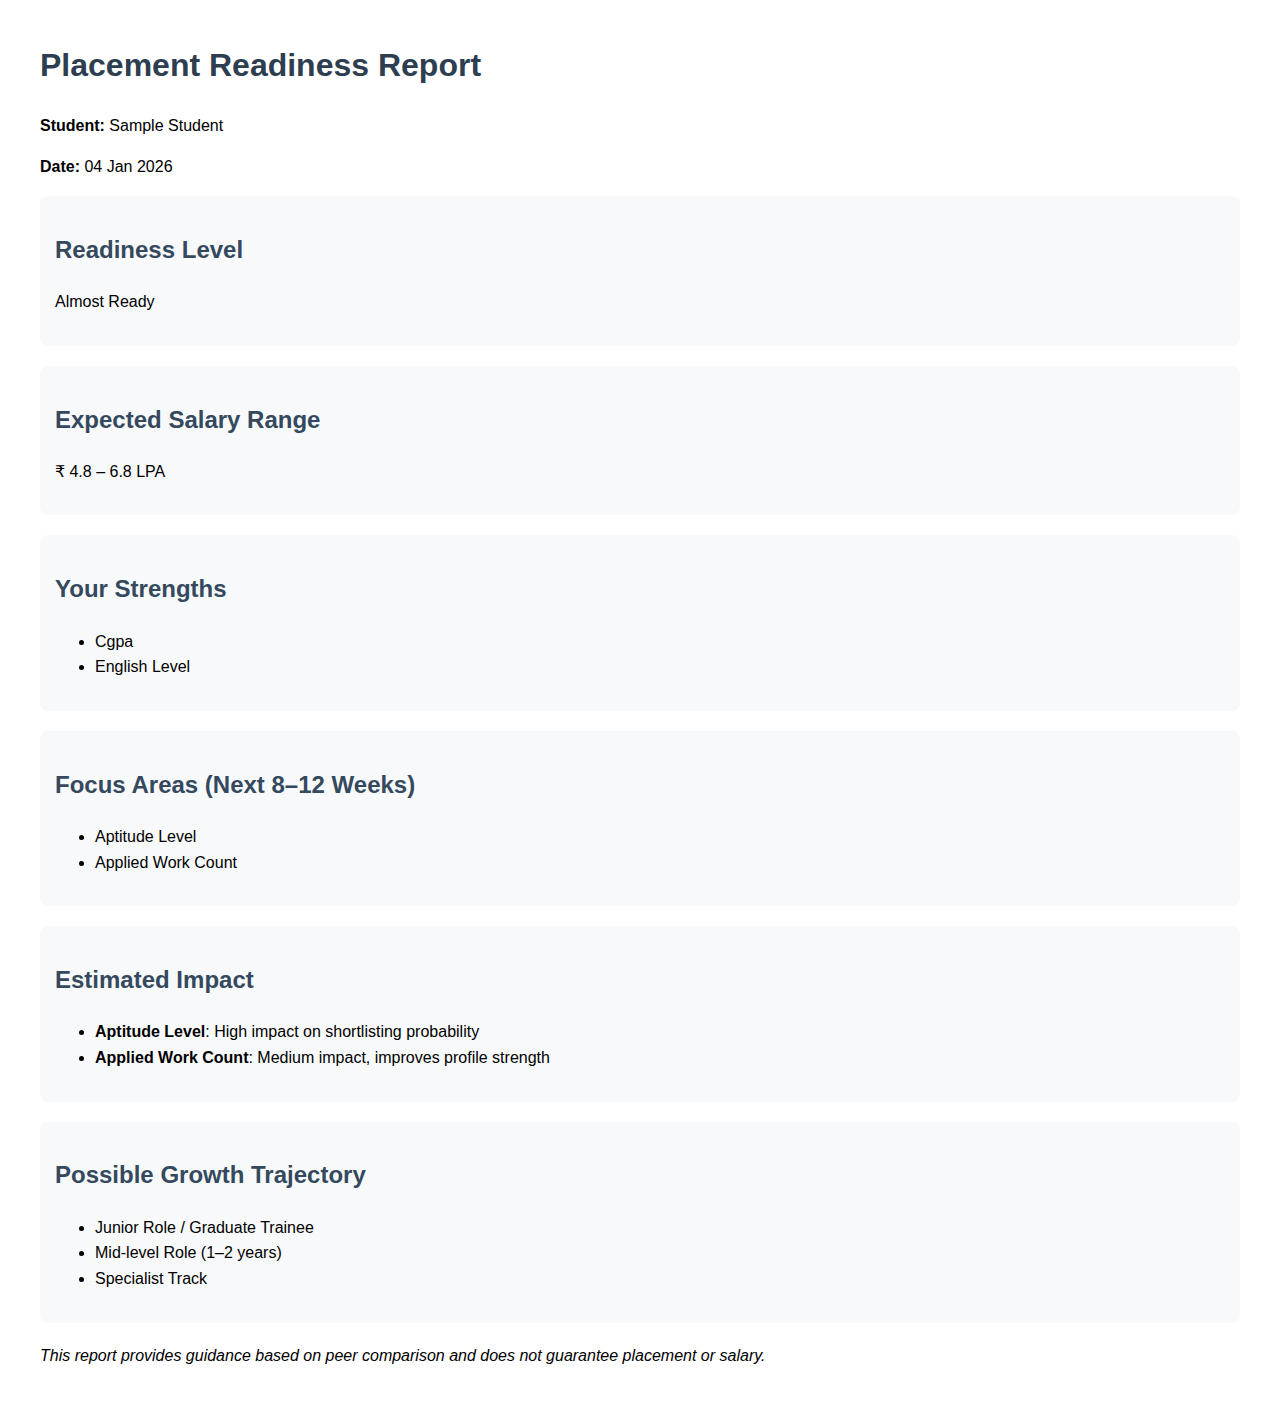
<file: sample_report.html>
<html>
    <head>
        <title>Placement Readiness Report</title>
        <style>
            body {
                font-family: Arial, sans-serif;
                margin: 40px;
                line-height: 1.6;
            }
            h1 { color: #2c3e50; }
            h2 { color: #34495e; }
            .box {
                background: #f8f9fa;
                padding: 15px;
                border-radius: 8px;
                margin-bottom: 20px;
            }
        </style>
    </head>
    <body>

        <h1>Placement Readiness Report</h1>
        <p><b>Student:</b> Sample Student</p>
        <p><b>Date:</b> 04 Jan 2026</p>

        <div class="box">
            <h2>Readiness Level</h2>
            <p>Almost Ready</p>
        </div>

        <div class="box">
            <h2>Expected Salary Range</h2>
            <p>₹ 4.8 – 6.8 LPA</p>
        </div>

        <div class="box">
            <h2>Your Strengths</h2>
            <ul><li>Cgpa</li><li>English Level</li></ul>
        </div>

        <div class="box">
            <h2>Focus Areas (Next 8–12 Weeks)</h2>
            <ul><li>Aptitude Level</li><li>Applied Work Count</li></ul>
        </div>

        <div class="box">
            <h2>Estimated Impact</h2>
            <ul><li><b>Aptitude Level</b>: High impact on shortlisting probability</li><li><b>Applied Work Count</b>: Medium impact, improves profile strength</li></ul>
        </div>

        <div class="box">
            <h2>Possible Growth Trajectory</h2>
            <ul><li>Junior Role / Graduate Trainee</li><li>Mid-level Role (1–2 years)</li><li>Specialist Track</li></ul>
        </div>

        <p><i>This report provides guidance based on peer comparison and does not guarantee placement or salary.</i></p>

    </body>
    </html>
</file>
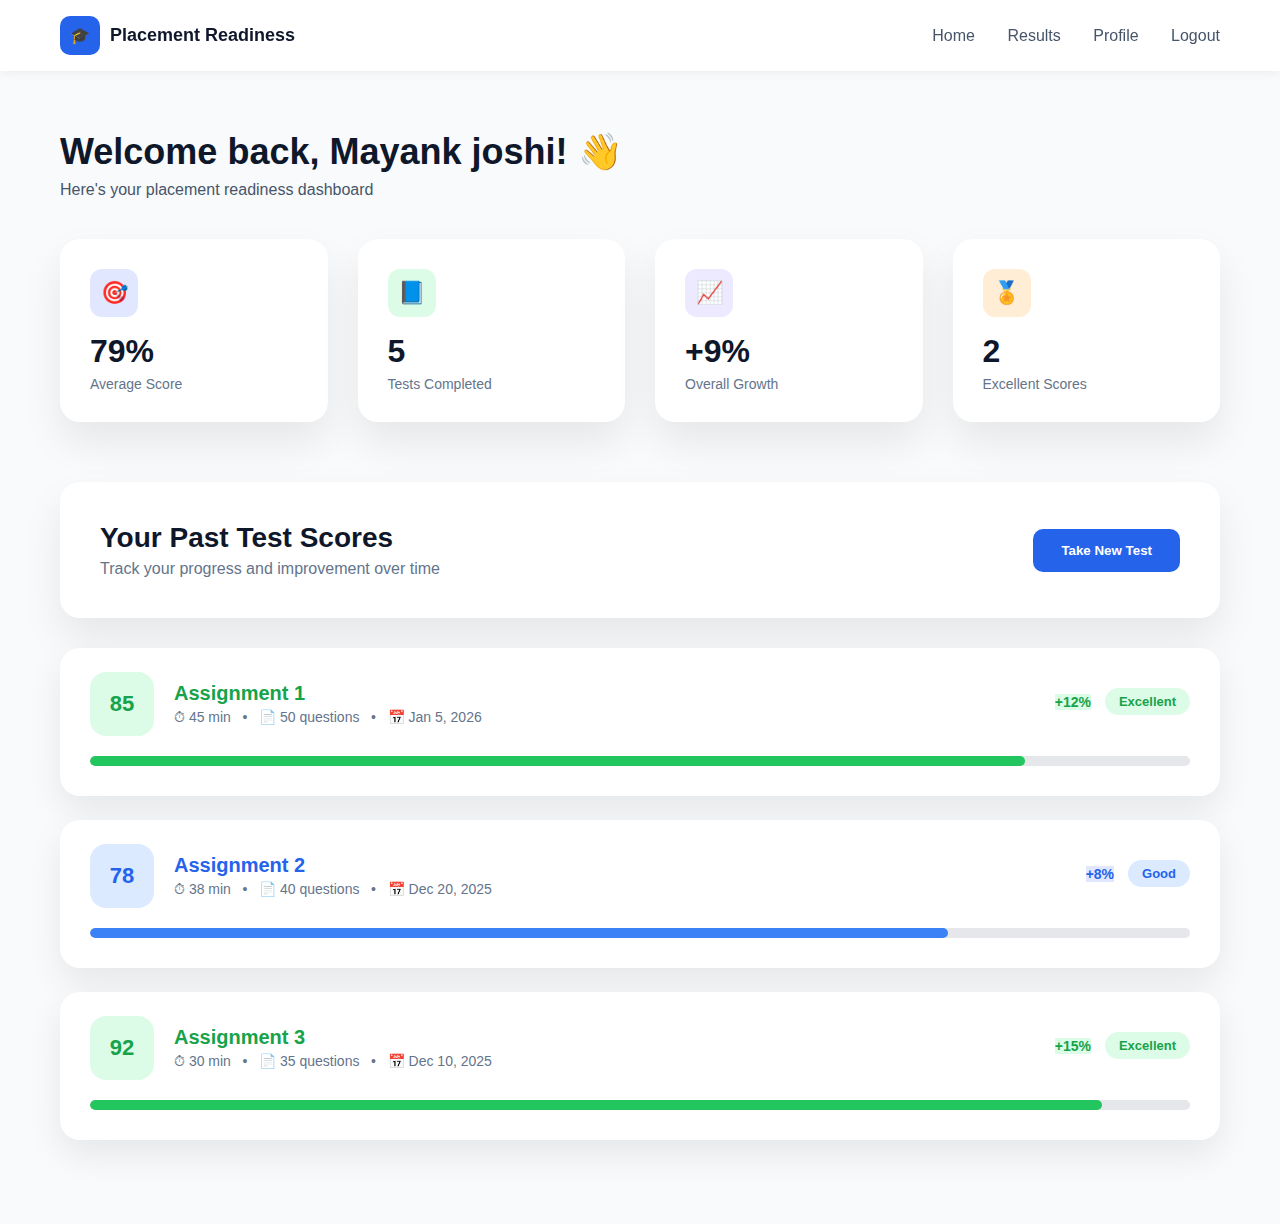
<file: MyData-Warehouse/projects/Placement_readiness/templates/dashboard.html>
<!DOCTYPE html>
<html lang="en">
<head>
    <meta charset="UTF-8">
    <title>Dashboard | Placement Readiness</title>
    <link rel="stylesheet" href="style.css">
</head>
<body>

<!-- NAVBAR -->
<header class="navbar">
    <div class="nav-left">
        <div class="logo-icon">🎓</div>
        <span class="logo-text">Placement Readiness</span>
    </div>
    <nav class="nav-right">
        <a href="/index.html">Home</a>
        <a href="/results" class="active-link">Results</a>
        <a href="/profile">Profile</a>
        <a href="/logout">Logout</a>
    </nav>
</header>

<!-- DASHBOARD -->
<section class="dashboard">

    <!-- BLOCK A: WELCOME -->
    <div class="dashboard-header">
        <h1>Welcome back, Mayank joshi! 👋</h1>
        <p>Here's your placement readiness dashboard</p>
    </div>

    <!-- BLOCK B: STATS -->
    <div class="stats-grid">

        <div class="stat-card">
            <div class="stat-icon blue">🎯</div>
            <h2>79%</h2>
            <p>Average Score</p>
        </div>

        <div class="stat-card">
            <div class="stat-icon green">📘</div>
            <h2>5</h2>
            <p>Tests Completed</p>
        </div>

        <div class="stat-card">
            <div class="stat-icon purple">📈</div>
            <h2>+9%</h2>
            <p>Overall Growth</p>
        </div>

        <div class="stat-card">
            <div class="stat-icon orange">🏅</div>
            <h2>2</h2>
            <p>Excellent Scores</p>
        </div>

    </div>

    <!-- BLOCK C: PAST TEST SCORES HEADER -->
    <div class="past-tests-header">
        <div>
            <h2>Your Past Test Scores</h2>
            <p>Track your progress and improvement over time</p>
        </div>

        <button class="primary-btn">
            Take New Test
        </button>
    </div>
    <!-- ========== PAST TEST SCORE CARDS ========== -->
<div class="past-tests-list">

    <!-- CARD 1 -->
    <div class="score-card green">
        <div class="score-left">
            <div class="score-box green">85</div>

            <div>
                <h3>Assignment 1</h3>
                <p class="meta">
                    ⏱ 45 min &nbsp; • &nbsp; 📄 50 questions &nbsp; • &nbsp; 📅 Jan 5, 2026
                </p>
            </div>
        </div>

        <div class="score-right">
            <span class="growth green">+12%</span>
            <span class="badge green">Excellent</span>
        </div>

        <div class="progress-bar">
            <div class="progress-fill green" style="width:85%"></div>
        </div>
    </div>

    <!-- CARD 2 -->
    <div class="score-card blue">
        <div class="score-left">
            <div class="score-box blue">78</div>

            <div>
                <h3>Assignment 2</h3>
                <p class="meta">
                    ⏱ 38 min &nbsp; • &nbsp; 📄 40 questions &nbsp; • &nbsp; 📅 Dec 20, 2025
                </p>
            </div>
        </div>

        <div class="score-right">
            <span class="growth blue">+8%</span>
            <span class="badge blue">Good</span>
        </div>

        <div class="progress-bar">
            <div class="progress-fill blue" style="width:78%"></div>
        </div>
    </div>

    <!-- CARD 3 -->
    <div class="score-card green">
        <div class="score-left">
            <div class="score-box green">92</div>

            <div>
                <h3>Assignment 3</h3>
                <p class="meta">
                    ⏱ 30 min &nbsp; • &nbsp; 📄 35 questions &nbsp; • &nbsp; 📅 Dec 10, 2025
                </p>
            </div>
        </div>

        <div class="score-right">
            <span class="growth green">+15%</span>
            <span class="badge green">Excellent</span>
        </div>

        <div class="progress-bar">
            <div class="progress-fill green" style="width:92%"></div>
        </div>
    </div>

</div>


</section>

</body>
</html>
</file>
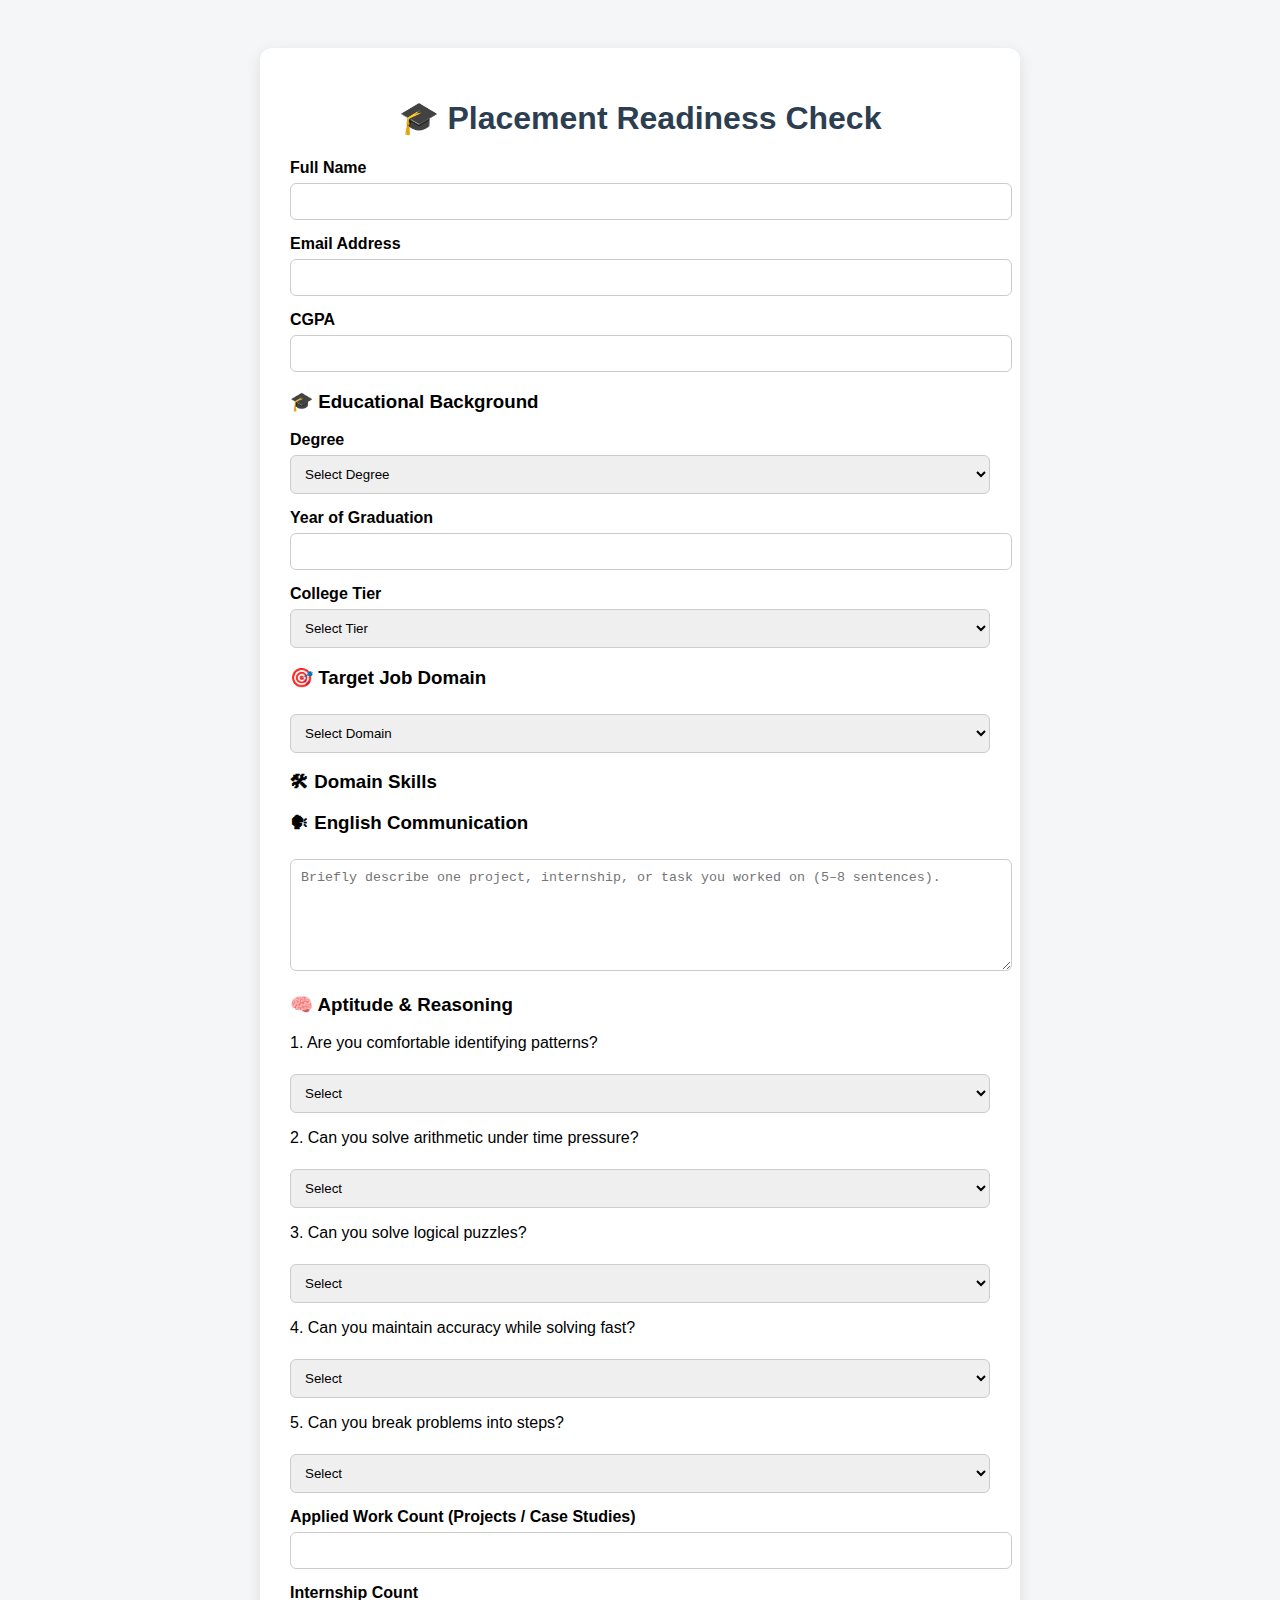
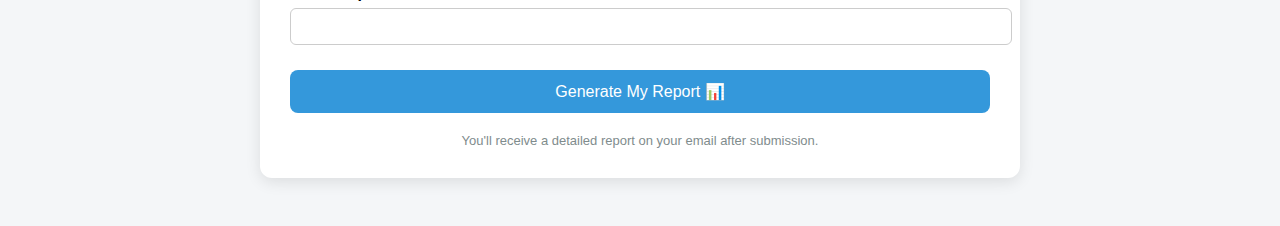
<file: MyData-Warehouse/projects/Placement_readiness/templates/form.html>
<!DOCTYPE html>
<html lang="en">
<head>
    <meta charset="UTF-8">
    <title>Placement Readiness Engine</title>
    <meta name="viewport" content="width=device-width, initial-scale=1.0">

    <style>
        body {
            font-family: "Segoe UI", Arial, sans-serif;
            background: #f4f6f8;
            padding: 40px;
        }
        .container {
            max-width: 700px;
            margin: auto;
            background: white;
            padding: 30px;
            border-radius: 12px;
            box-shadow: 0 4px 15px rgba(0,0,0,0.1);
        }
        h1 {
            text-align: center;
            color: #2c3e50;
        }
        label {
            font-weight: 600;
            margin-top: 15px;
            display: block;
        }
        input, select, textarea {
            width: 100%;
            padding: 10px;
            margin-top: 6px;
            border-radius: 6px;
            border: 1px solid #ccc;
        }
        button {
            margin-top: 25px;
            width: 100%;
            padding: 12px;
            background-color: #3498db;
            color: white;
            border: none;
            border-radius: 8px;
            font-size: 16px;
            cursor: pointer;
        }
        button:hover {
            background-color: #21c726;
        }
        .note {
            font-size: 13px;
            color: #7f8c8d;
            margin-top: 20px;
            text-align: center;
        }
    </style>
</head>
<body>

<div class="container">
<h1>🎓 Placement Readiness Check</h1>

<form method="POST" action="/generate-report">

<!-- BASIC INFO -->
<label>Full Name</label>
<input type="text" name="name" required>

<label>Email Address</label>
<input type="email" name="email" required>

<label>CGPA</label>
<input type="number" name="cgpa" step="0.1" min="5" max="10" required>

<!-- CONTEXT -->
<h3>🎓 Educational Background</h3>

<label>Degree</label>
<select name="degree" required>
  <option value="">Select Degree</option>
  <option>BTech CS</option>
  <option>BTech IT</option>
  <option>BSc CS</option>
  <option>BCom</option>
  <option>BA</option>
  <option>MBA</option>
</select>

<label>Year of Graduation</label>
<input type="number" name="graduation_year" min="2000" max="2030" required>

<label>College Tier</label>
<select name="college_tier" required>
  <option value="">Select Tier</option>
  <option value="1">Tier 1</option>
  <option value="2">Tier 2</option>
  <option value="3">Tier 3</option>
</select>

<!-- DOMAIN -->
<h3>🎯 Target Job Domain</h3>

<select id="domain" name="domain" required onchange="loadSkills()">
  <option value="">Select Domain</option>
  <option value="Software Engineer (Backend)">Software Engineer (Backend)</option>
  <option value="Data Scientist">Data Scientist</option>
  <option value="Frontend Developer">Frontend Developer</option>
</select>

<h3>🛠 Domain Skills</h3>
<div id="skills-section"></div>

<!-- ENGLISH -->
<h3>🗣 English Communication</h3>
<textarea name="english_response" rows="6"
placeholder="Briefly describe one project, internship, or task you worked on (5–8 sentences)."
required></textarea>

<!-- APTITUDE -->
<h3>🧠 Aptitude & Reasoning</h3>
<div id="aptitude-section"></div>

<label>Applied Work Count (Projects / Case Studies)</label>
<input type="number" name="applied_work" min="0" max="10" required>

<label>Internship Count</label>
<input type="number" name="internships" min="0" max="5" required>

<button type="submit">Generate My Report 📊</button>
</form>

<div class="note">
You'll receive a detailed report on your email after submission.
</div>
</div>

<script>
const DOMAIN_SKILLS = {
  "Data Scientist": ["Python","Statistics","Machine Learning","SQL","Communication"],
  "Software Engineer (Backend)": [
    "Programming Fundamentals","Data Structures & Algorithms",
    "Databases / SQL","Backend Frameworks","Communication"
  ],
  "Frontend Developer": [
    "HTML/CSS","JavaScript","Frontend Frameworks","UI/UX Understanding","Communication"
  ]
};

function loadSkills() {
  const domain = document.getElementById("domain").value;
  const container = document.getElementById("skills-section");
  container.innerHTML = "";
  if (!domain) return;

  DOMAIN_SKILLS[domain].forEach(skill => {
    container.innerHTML += `
      <label>${skill}</label>
      <select name="skill_${skill}" required>
        <option value="">Rate</option>
        <option value="1">1</option>
        <option value="2">2</option>
        <option value="3">3</option>
        <option value="4">4</option>
        <option value="5">5</option>
      </select>`;
  });
}

const APTITUDE_QUESTIONS = [
  "Can you solve arithmetic under time pressure?",
  "Are you comfortable identifying patterns?",
  "Can you interpret graphs accurately?",
  "Can you break problems into steps?",
  "Can you maintain accuracy while solving fast?",
  "Are you confident with percentages?",
  "Can you solve logical puzzles?"
];

function loadAptitude() {
  const container = document.getElementById("aptitude-section");
  container.innerHTML = "";
  APTITUDE_QUESTIONS.sort(() => 0.5 - Math.random()).slice(0,5)
    .forEach((q,i) => {
      container.innerHTML += `
        <p>${i+1}. ${q}</p>
        <select name="apt_${i}" required>
          <option value="">Select</option>
          <option value="1">No</option>
          <option value="2">Yes</option>
        </select>`;
    });
}

window.onload = loadAptitude;
</script>

</body>
</html>
</file>
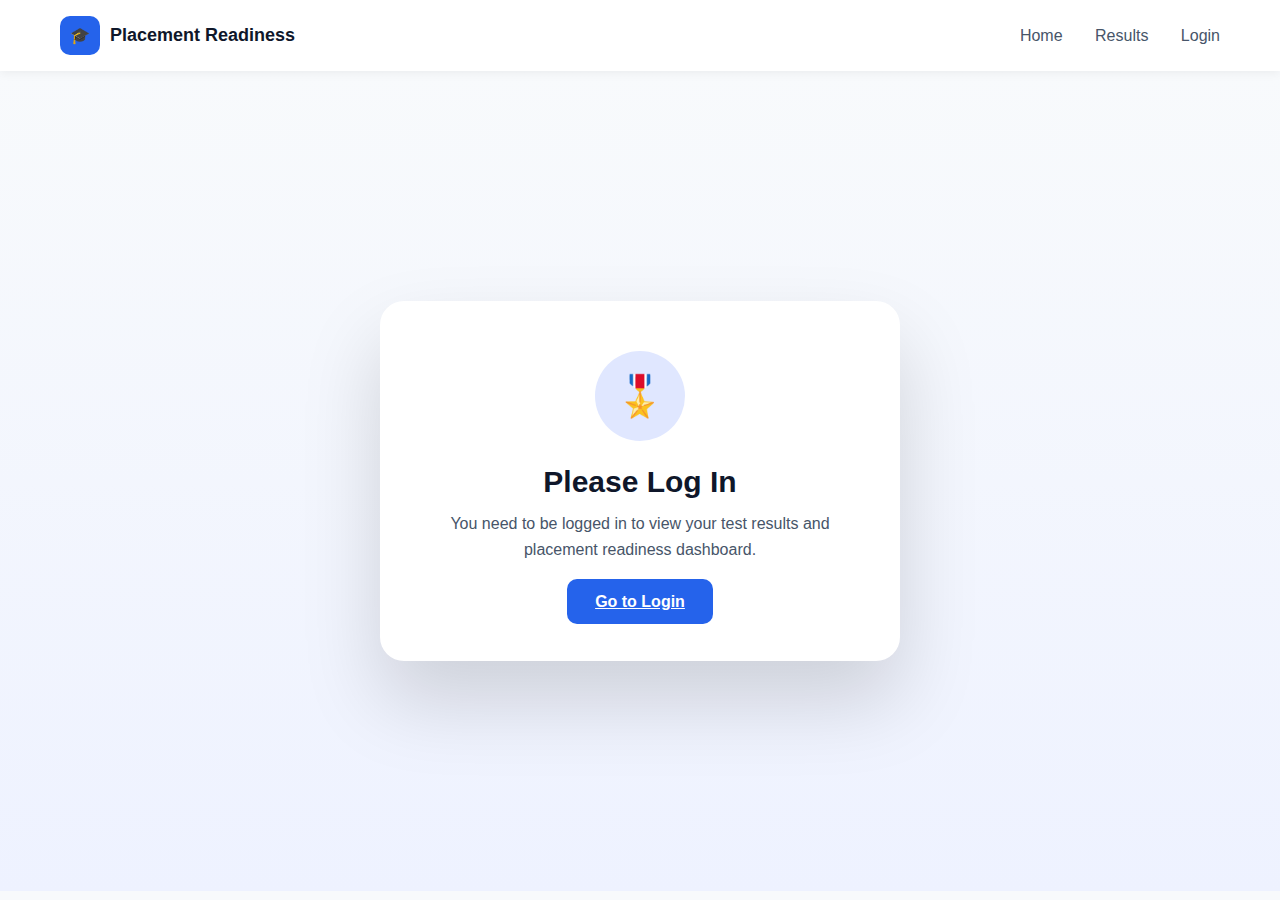
<file: MyData-Warehouse/projects/Placement_readiness/templates/results.html>
<!DOCTYPE html>
<html lang="en">
<head>
    <meta charset="UTF-8">
    <title>Results | Placement Readiness</title>
    <link rel="stylesheet" href="style.css">
</head>
<body>

<header class="navbar">
    <div class="nav-left">
        <div class="logo-icon">🎓</div>
        <span class="logo-text">Placement Readiness</span>
    </div>
    <nav class="nav-right">
        <a href="index.html">Home</a>
        <a href="/results" class="active-link">Results</a>
        <a href="/auth.html">Login</a>
    </nav>
</header>

<section class="results-guard">
    <div class="results-card">

        <div class="results-icon">
            🎖️
        </div>

        <h2>Please Log In</h2>

        <p>
            You need to be logged in to view your test results
            and placement readiness dashboard.
        </p>

        <a href="auth.html" class="primary-btn">
            Go to Login
        </a>

    </div>
</section>

</body>
</html>
</file>
<file: MyData-Warehouse/projects/Placement_readiness/templates/style.css>
/* ========== GLOBAL ========== */
* {
    margin: 0;
    padding: 0;
    box-sizing: border-box;
    font-family: "Segoe UI", Arial, sans-serif;
}

body {
    background: #f8fafc;
    color: #0f172a;
}

/* ========== NAVBAR ========== */
.navbar {
    position: sticky;
    top: 0;
    z-index: 100;
    background: #ffffff;
    display: flex;
    justify-content: space-between;
    align-items: center;
    padding: 16px 60px;
    box-shadow: 0 2px 10px rgba(0,0,0,0.06);
}

.nav-left {
    display: flex;
    align-items: center;
    gap: 10px;
}

.logo-icon {
    background: #2563eb;
    color: white;
    padding: 10px;
    border-radius: 10px;
}

.logo-text {
    font-weight: 600;
    font-size: 18px;
}

.nav-right a {
    margin-left: 28px;
    text-decoration: none;
    color: #475569;
    font-weight: 500;
}

/* ========== HERO ========== */
.hero-section {
    min-height: 100vh;
    display: flex;
    align-items: center;
    justify-content: space-between;
    padding: 80px 60px;
    background: linear-gradient(to right, #f8fafc 60%, #eef2ff);
}

.hero-content {
    max-width: 560px;
    animation: fadeUp 1s ease forwards;
}

.hero-title {
    font-size: 48px;
    font-weight: 700;
    margin-bottom: 20px;
}

.hero-subtitle {
    color: #475569;
    line-height: 1.7;
    margin-bottom: 30px;
}

.primary-btn {
    background: #2563eb;
    color: white;
    border: none;
    padding: 14px 28px;
    border-radius: 10px;
    font-weight: 600;
    cursor: pointer;
}

.hero-image {
    width: 360px;
    border-radius: 50%;
    border: 8px solid white;
    box-shadow: 0 20px 50px rgba(0,0,0,0.15);
}

/* ========== HOW IT WORKS ========== */
.how-it-works {
    padding: 100px 60px;
}

.how-title {
    text-align: center;
    font-size: 34px;
    margin-bottom: 80px;
}

.how-content {
    display: flex;
    align-items: center;
    justify-content: space-between;
}

.how-text {
    max-width: 500px;
}

.how-text h3 {
    font-size: 26px;
    margin-bottom: 14px;
}

.how-text p {
    color: #475569;
    line-height: 1.7;
}

.how-icon-small {
    width: 56px;
    height: 56px;
    background: white;
    border-radius: 14px;
    display: flex;
    align-items: center;
    justify-content: center;
    font-size: 26px;
    margin-bottom: 20px;
    box-shadow: 0 10px 30px rgba(0,0,0,0.08);
}

.how-card {
    width: 360px;
    height: 360px;
    background: linear-gradient(135deg, #e0e7ff, #f5f3ff);
    border-radius: 24px;
    display: flex;
    align-items: center;
    justify-content: center;
    box-shadow: 0 25px 60px rgba(0,0,0,0.12);
}

.how-icon-large {
    width: 120px;
    height: 120px;
    background: white;
    border-radius: 50%;
    display: flex;
    align-items: center;
    justify-content: center;
    font-size: 56px;
}

/* ========== VARIANTS ========== */
.alt { background: #ffffff; }

.green-card { background: linear-gradient(135deg, #dcfce7, #ecfeff); }
.green-icon { color: #16a34a; }

.purple-card { background: linear-gradient(135deg, #e0e7ff, #f5f3ff); }
.purple-icon { color: #7c3aed; }

.teal-card { background: linear-gradient(135deg, #dcfce7, #ecfeff); }
.orange-icon { color: #f97316; }

/* ========== FOOTER ========== */
.footer {
    text-align: center;
    padding: 30px;
    color: #64748b;
}

/* ========== ANIMATION ========== */
@keyframes fadeUp {
    from { opacity: 0; transform: translateY(30px); }
    to { opacity: 1; transform: translateY(0); }
}
/* auth file css
/* ========== AUTH PAGE ========== */
.auth-container {
    display: flex;
    min-height: 100vh;
    padding: 60px;
    gap: 60px;
}

/* LEFT */
.auth-left {
    flex: 1;
}

.auth-left h1 {
    font-size: 42px;
    margin-bottom: 16px;
}

.auth-left p {
    color: #475569;
    margin-bottom: 30px;
}

.auth-left img {
    width: 100%;
    max-width: 520px;
    border-radius: 20px;
    box-shadow: 0 20px 40px rgba(0,0,0,0.15);
}

/* RIGHT */
.auth-right {
    width: 420px;
    background: white;
    border-radius: 20px;
    padding: 40px;
    box-shadow: 0 30px 70px rgba(0,0,0,0.12);
}

.auth-box h2 {
    font-size: 28px;
    margin-bottom: 8px;
}

.auth-subtitle {
    color: #64748b;
    margin-bottom: 24px;
}

.auth-box label {
    font-size: 14px;
    font-weight: 600;
}

.auth-box input {
    width: 100%;
    padding: 12px;
    margin: 8px 0 18px;
    border-radius: 10px;
    border: 1px solid #cbd5e1;
}

.auth-row {
    display: flex;
    justify-content: space-between;
    align-items: center;
    margin-bottom: 20px;
}

.remember {
    font-size: 14px;
}

.link {
    font-size: 14px;
    color: #2563eb;
    text-decoration: none;
}

.switch-text {
    text-align: center;
    margin-top: 20px;
    font-size: 14px;
}

.switch-text span {
    color: #2563eb;
    font-weight: 600;
    cursor: pointer;
}

.full-width {
    width: 100%;
}

/* TOGGLE */
.hidden {
    display: none;
}

/* result page css 
/* ========== RESULTS PAGE (NOT LOGGED IN) ========== */
.results-guard {
    min-height: calc(100vh - 80px);
    display: flex;
    align-items: center;
    justify-content: center;
    background: linear-gradient(to bottom, #f8fafc, #eef2ff);
}

.results-card {
    background: white;
    padding: 50px 60px;
    border-radius: 24px;
    text-align: center;
    max-width: 520px;
    box-shadow: 0 40px 80px rgba(0,0,0,0.15);
}

.results-icon {
    width: 90px;
    height: 90px;
    margin: 0 auto 24px;
    background: #e0e7ff;
    color: #2563eb;
    border-radius: 50%;
    display: flex;
    align-items: center;
    justify-content: center;
    font-size: 40px;
}

.results-card h2 {
    font-size: 30px;
    margin-bottom: 12px;
}

.results-card p {
    color: #475569;
    line-height: 1.6;
    margin-bottom: 30px;
}

/* Active nav link */
.active-link {
    color: #2563eb;
    font-weight: 600;
}
/* ========== DASHBOARD PAGE ========== */
.dashboard {
    padding: 60px;
}

/* HEADER */
.dashboard-header h1 {
    font-size: 36px;
    margin-bottom: 8px;
}

.dashboard-header p {
    color: #475569;
    margin-bottom: 40px;
}

/* STATS GRID */
.stats-grid {
    display: grid;
    grid-template-columns: repeat(4, 1fr);
    gap: 30px;
    margin-bottom: 60px;
}

.stat-card {
    background: white;
    padding: 30px;
    border-radius: 20px;
    box-shadow: 0 20px 40px rgba(0,0,0,0.08);
}

.stat-icon {
    width: 48px;
    height: 48px;
    border-radius: 12px;
    display: flex;
    align-items: center;
    justify-content: center;
    font-size: 22px;
    margin-bottom: 16px;
}

.stat-card h2 {
    font-size: 32px;
    margin-bottom: 6px;
}

.stat-card p {
    color: #64748b;
    font-size: 14px;
}

/* ICON COLORS */
.blue { background: #e0e7ff; color: #2563eb; }
.green { background: #dcfce7; color: #16a34a; }
.purple { background: #ede9fe; color: #7c3aed; }
.orange { background: #ffedd5; color: #f97316; }

/* PAST TEST HEADER */
.past-tests-header {
    background: white;
    padding: 40px;
    border-radius: 20px;
    box-shadow: 0 20px 40px rgba(0,0,0,0.08);
    display: flex;
    justify-content: space-between;
    align-items: center;
}

.past-tests-header h2 {
    font-size: 28px;
    margin-bottom: 6px;
}

.past-tests-header p {
    color: #64748b;
}

/* ========== PAST TEST LIST ========== */
.past-tests-list {
    margin-top: 30px;
}

/* CARD */
.score-card {
    background: white;
    padding: 24px 30px 30px;
    border-radius: 20px;
    margin-bottom: 24px;
    box-shadow: 0 15px 35px rgba(0,0,0,0.08);
}

/* TOP ROW */
.score-left {
    display: flex;
    align-items: center;
    gap: 20px;
}

.score-box {
    width: 64px;
    height: 64px;
    border-radius: 16px;
    display: flex;
    align-items: center;
    justify-content: center;
    font-size: 22px;
    font-weight: 700;
}

.score-left h3 {
    font-size: 20px;
    margin-bottom: 4px;
}

.meta {
    font-size: 14px;
    color: #64748b;
}

/* RIGHT */
.score-right {
    float: right;
    display: flex;
    gap: 14px;
    align-items: center;
    margin-top: -48px;
}

.growth {
    font-size: 14px;
    font-weight: 600;
}

.badge {
    padding: 6px 14px;
    border-radius: 20px;
    font-size: 13px;
    font-weight: 600;
}

/* PROGRESS BAR */
.progress-bar {
    width: 100%;
    height: 10px;
    background: #e5e7eb;
    border-radius: 999px;
    margin-top: 20px;
    overflow: hidden;
}

.progress-fill {
    height: 100%;
    border-radius: 999px;
}

/* COLOR THEMES */
.green { color: #16a34a; }
.green.score-box,
.green.badge { background: #dcfce7; }
.green.progress-fill { background: #22c55e; }

.blue { color: #2563eb; }
.blue.score-box,
.blue.badge { background: #dbeafe; }
.blue.progress-fill { background: #3b82f6; }

.orange { color: #ea580c; }
.orange.score-box,
.orange.badge { background: #ffedd5; }
.orange.progress-fill { background: #f97316; }

.red { color: #dc2626; }
.red.score-box,
.red.badge { background: #fee2e2; }
.red.progress-fill { background: #ef4444; }
</file>
